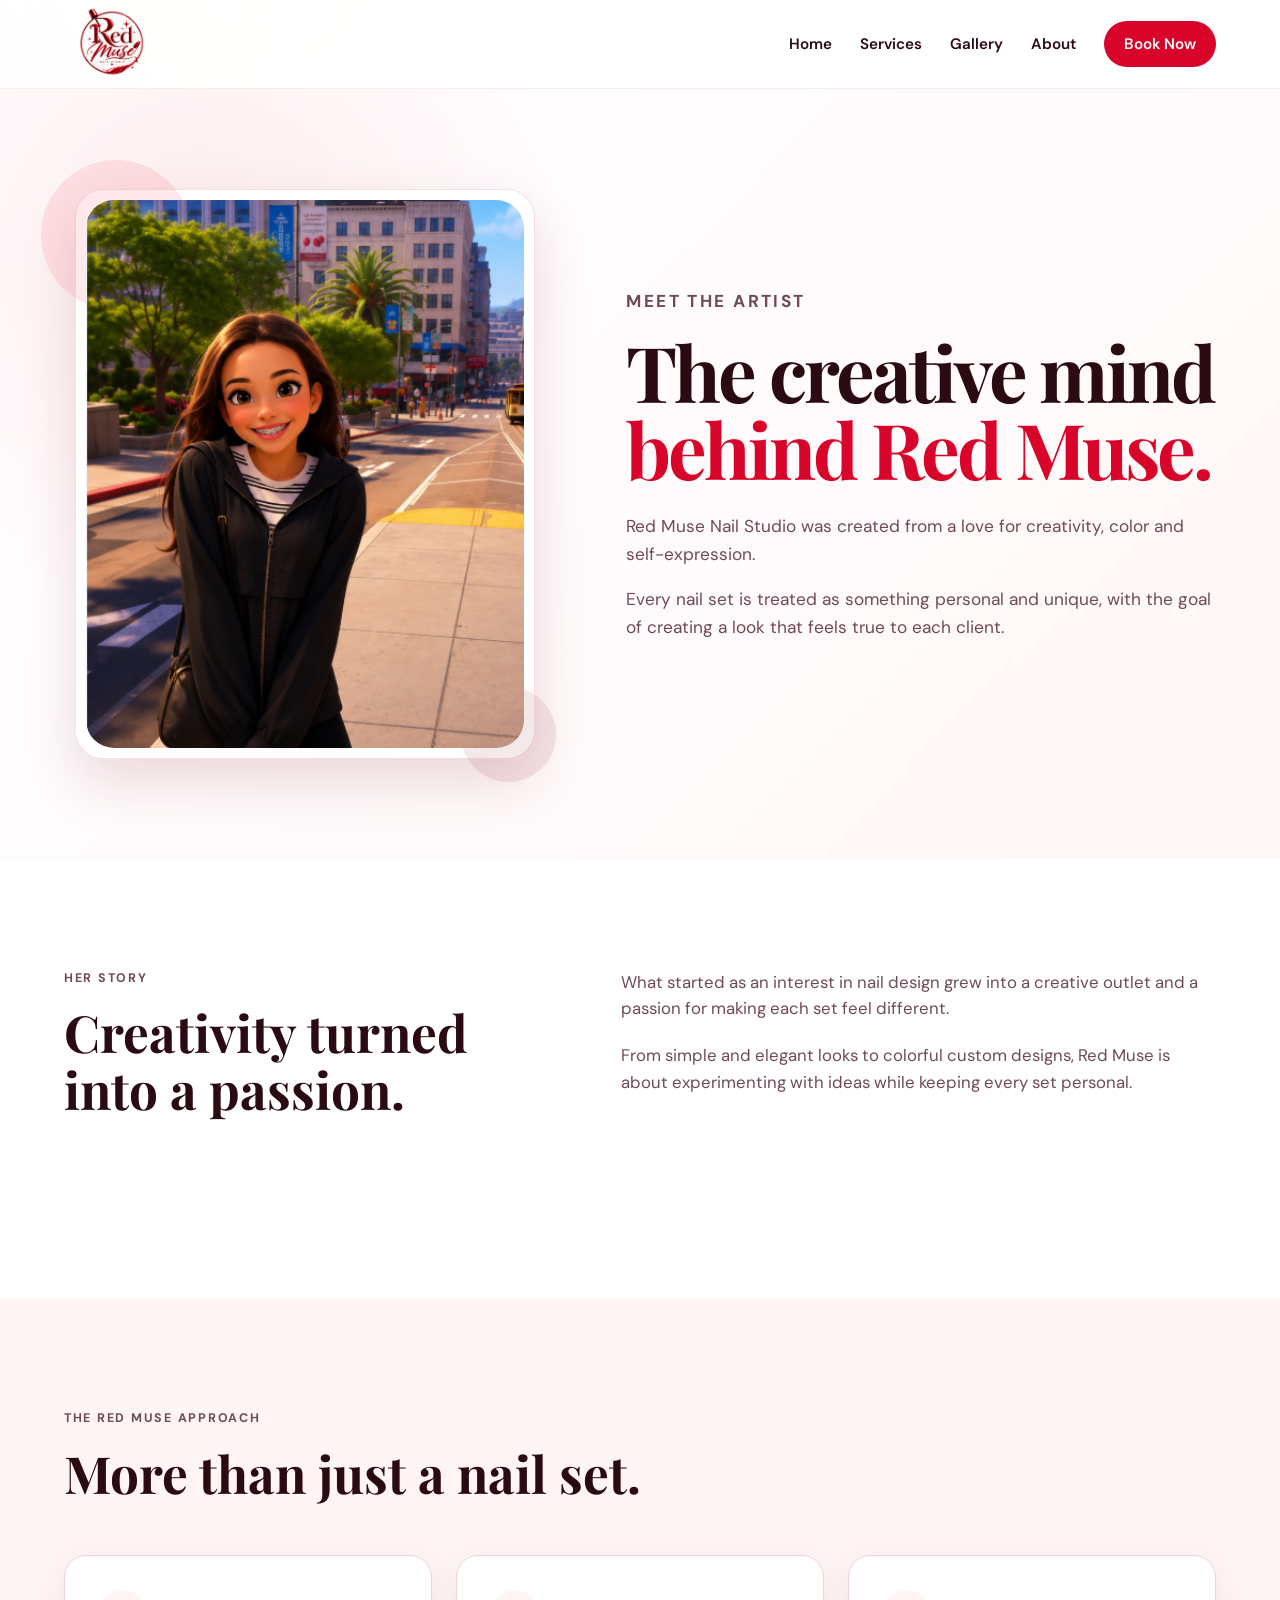
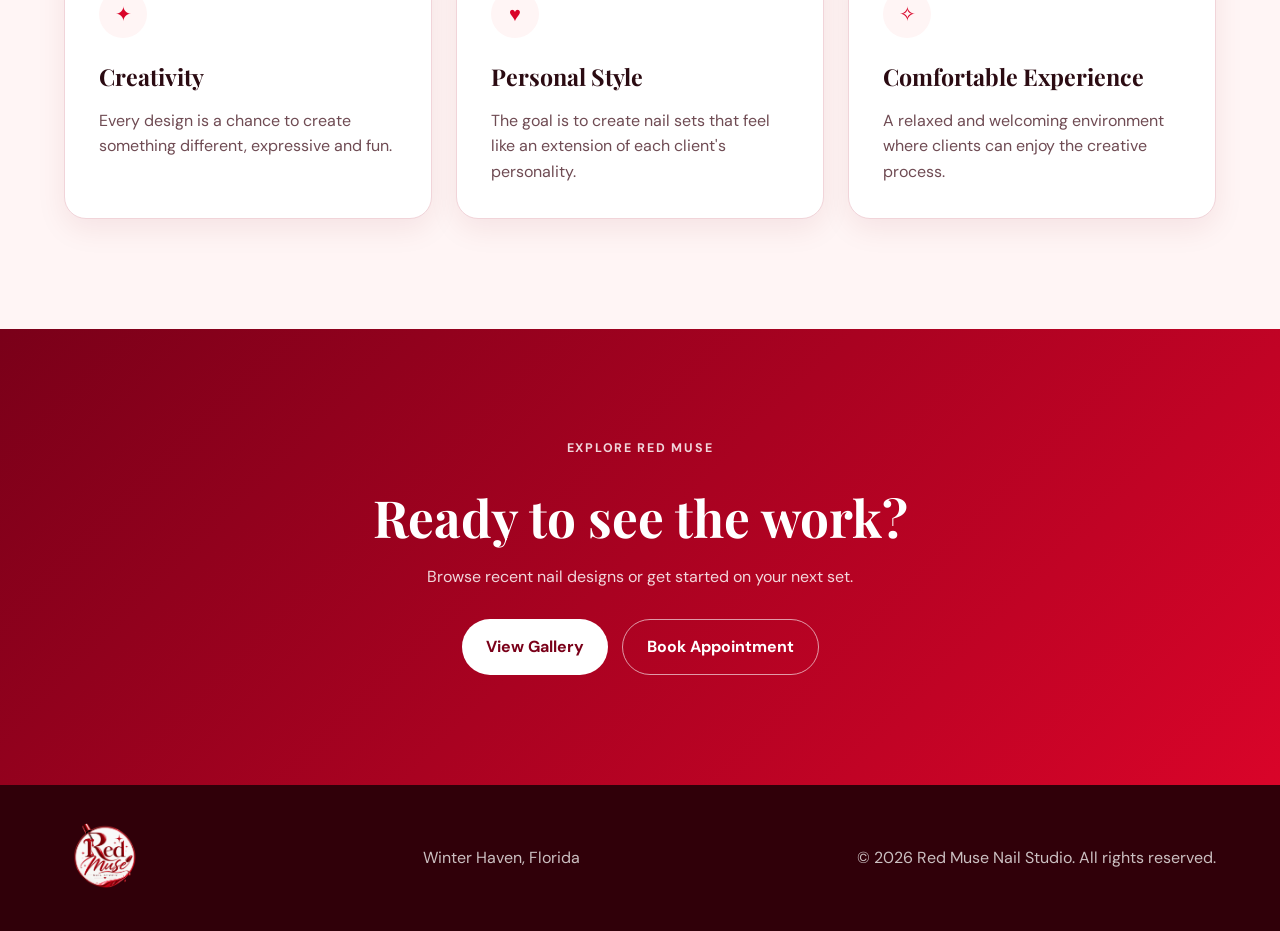
<file: about.html>
<!DOCTYPE html>
<html lang="en">

<head>
  <meta charset="UTF-8">

  <meta
    name="viewport"
    content="width=device-width, initial-scale=1.0"
  >

  <meta
    name="description"
    content="Meet the artist behind Red Muse Nail Studio in Winter Haven, Florida."
  >

  <title>About | Red Muse Nail Studio</title>


  <!-- Google Fonts -->
  <link rel="preconnect" href="https://fonts.googleapis.com">

  <link
    rel="preconnect"
    href="https://fonts.gstatic.com"
    crossorigin
  >

  <link
    href="https://fonts.googleapis.com/css2?family=DM+Sans:wght@400;500;600;700&family=Playfair+Display:wght@600;700&display=swap"
    rel="stylesheet"
  >


  <!-- SAME CSS AS MAIN PAGE -->
  <link
    rel="stylesheet"
    href="style.css"
  >

</head>


<body>


  <!-- ========================================
       HEADER
  ========================================= -->

  <header class="header">

    <div class="container header__container">


      <a
        href="index.html"
        class="header__brand"
        aria-label="Red Muse Nail Studio Home"
      >

        <img
          src="img/red-muse-logo.png"
          alt="Red Muse Nail Studio"
          class="header__logo"
        >

      </a>


      <button
        class="nav-toggle"
        id="nav-toggle"
        aria-label="Open navigation menu"
        aria-expanded="false"
        aria-controls="nav-menu"
      >

        <span></span>
        <span></span>
        <span></span>

      </button>


      <nav
        class="nav"
        id="nav-menu"
      >

        <a href="index.html#home">
          Home
        </a>

        <a href="index.html#services">
          Services
        </a>

        <a href="index.html#gallery">
          Gallery
        </a>

        <a href="about.html">
          About
        </a>

        <a
          href="index.html#contact"
          class="nav__button"
        >
          Book Now
        </a>

      </nav>


    </div>

  </header>



  <main>


    <!-- ========================================
         ABOUT HERO
    ========================================= -->

    <section class="about-page-hero">

      <div class="container about-page-hero__container">


        <!-- Artist Image -->

        <div class="about-page-hero__visual">

          <div class="about__image-card">

            <img
              src="img/artist.png"
              alt="Artist behind Red Muse Nail Studio"
              class="about__image"
            >

            <div
              class="about__image-accent about__image-accent--one"
              aria-hidden="true"
            ></div>

            <div
              class="about__image-accent about__image-accent--two"
              aria-hidden="true"
            ></div>

          </div>

        </div>



        <!-- Intro -->

        <div class="about-page-hero__content">

          <p class="eyebrow">
            Meet The Artist
          </p>

          <h1>
            The creative mind
            <span>behind Red Muse.</span>
          </h1>

          <p>
            Red Muse Nail Studio was created from a love for creativity,
            color and self-expression.
          </p>

          <p>
            Every nail set is treated as something personal and unique,
            with the goal of creating a look that feels true to each client.
          </p>

        </div>


      </div>

    </section>


    <!-- ========================================
         STORY
    ========================================= -->

    <section class="section about-story">

      <div class="container about-story__container">


        <div class="section-heading">

          <p class="eyebrow">
            Her Story
          </p>

          <h2>
            Creativity turned into a passion.
          </h2>

        </div>


        <div class="about-story__content">

          <p>
            What started as an interest in nail design grew into a creative
            outlet and a passion for making each set feel different.
          </p>

          <p>
            From simple and elegant looks to colorful custom designs,
            Red Muse is about experimenting with ideas while keeping
            every set personal.
          </p>

        </div>


      </div>

    </section>



    <!-- ========================================
         VALUES
    ========================================= -->

    <section class="section about-values">

      <div class="container">


        <div class="section-heading">

          <p class="eyebrow">
            The Red Muse Approach
          </p>

          <h2>
            More than just a nail set.
          </h2>

        </div>


        <div class="about-values__grid">


          <article class="about-value-card">

            <div class="service-card__icon">
              ✦
            </div>

            <h3>
              Creativity
            </h3>

            <p>
              Every design is a chance to create something different,
              expressive and fun.
            </p>

          </article>


          <article class="about-value-card">

            <div class="service-card__icon">
              ♥
            </div>

            <h3>
              Personal Style
            </h3>

            <p>
              The goal is to create nail sets that feel like an extension
              of each client's personality.
            </p>

          </article>


          <article class="about-value-card">

            <div class="service-card__icon">
              ✧
            </div>

            <h3>
              Comfortable Experience
            </h3>

            <p>
              A relaxed and welcoming environment where clients can
              enjoy the creative process.
            </p>

          </article>


        </div>


      </div>

    </section>



    <!-- ========================================
         CTA
    ========================================= -->

    <section class="contact">

      <div class="container contact__container">

        <p class="eyebrow eyebrow--light">
          Explore Red Muse
        </p>

        <h2>
          Ready to see the work?
        </h2>

        <p>
          Browse recent nail designs or get started on your next set.
        </p>


        <div class="contact__actions">

          <a
            href="index.html#gallery"
            class="btn btn--light"
          >
            View Gallery
          </a>

          <a
            href="index.html#contact"
            class="btn btn--outline-light"
          >
            Book Appointment
          </a>

        </div>

      </div>

    </section>


  </main>



  <!-- ========================================
       FOOTER
  ========================================= -->

  <footer class="footer">

    <div class="container footer__container">


      <div class="footer__brand">

        <a
          href="index.html"
          aria-label="Red Muse Nail Studio Home"
        >

          <img
            src="img/red-muse-logo.png"
            alt="Red Muse Nail Studio"
            class="footer__logo"
          >

        </a>

      </div>


      <p>
        Winter Haven, Florida
      </p>


      <p>
        ©
        <span id="current-year"></span>
        Red Muse Nail Studio.
        All rights reserved.
      </p>


    </div>

  </footer>


  <!-- SAME JS AS MAIN PAGE -->
  <script src="script.js"></script>


</body>

</html>
</file>
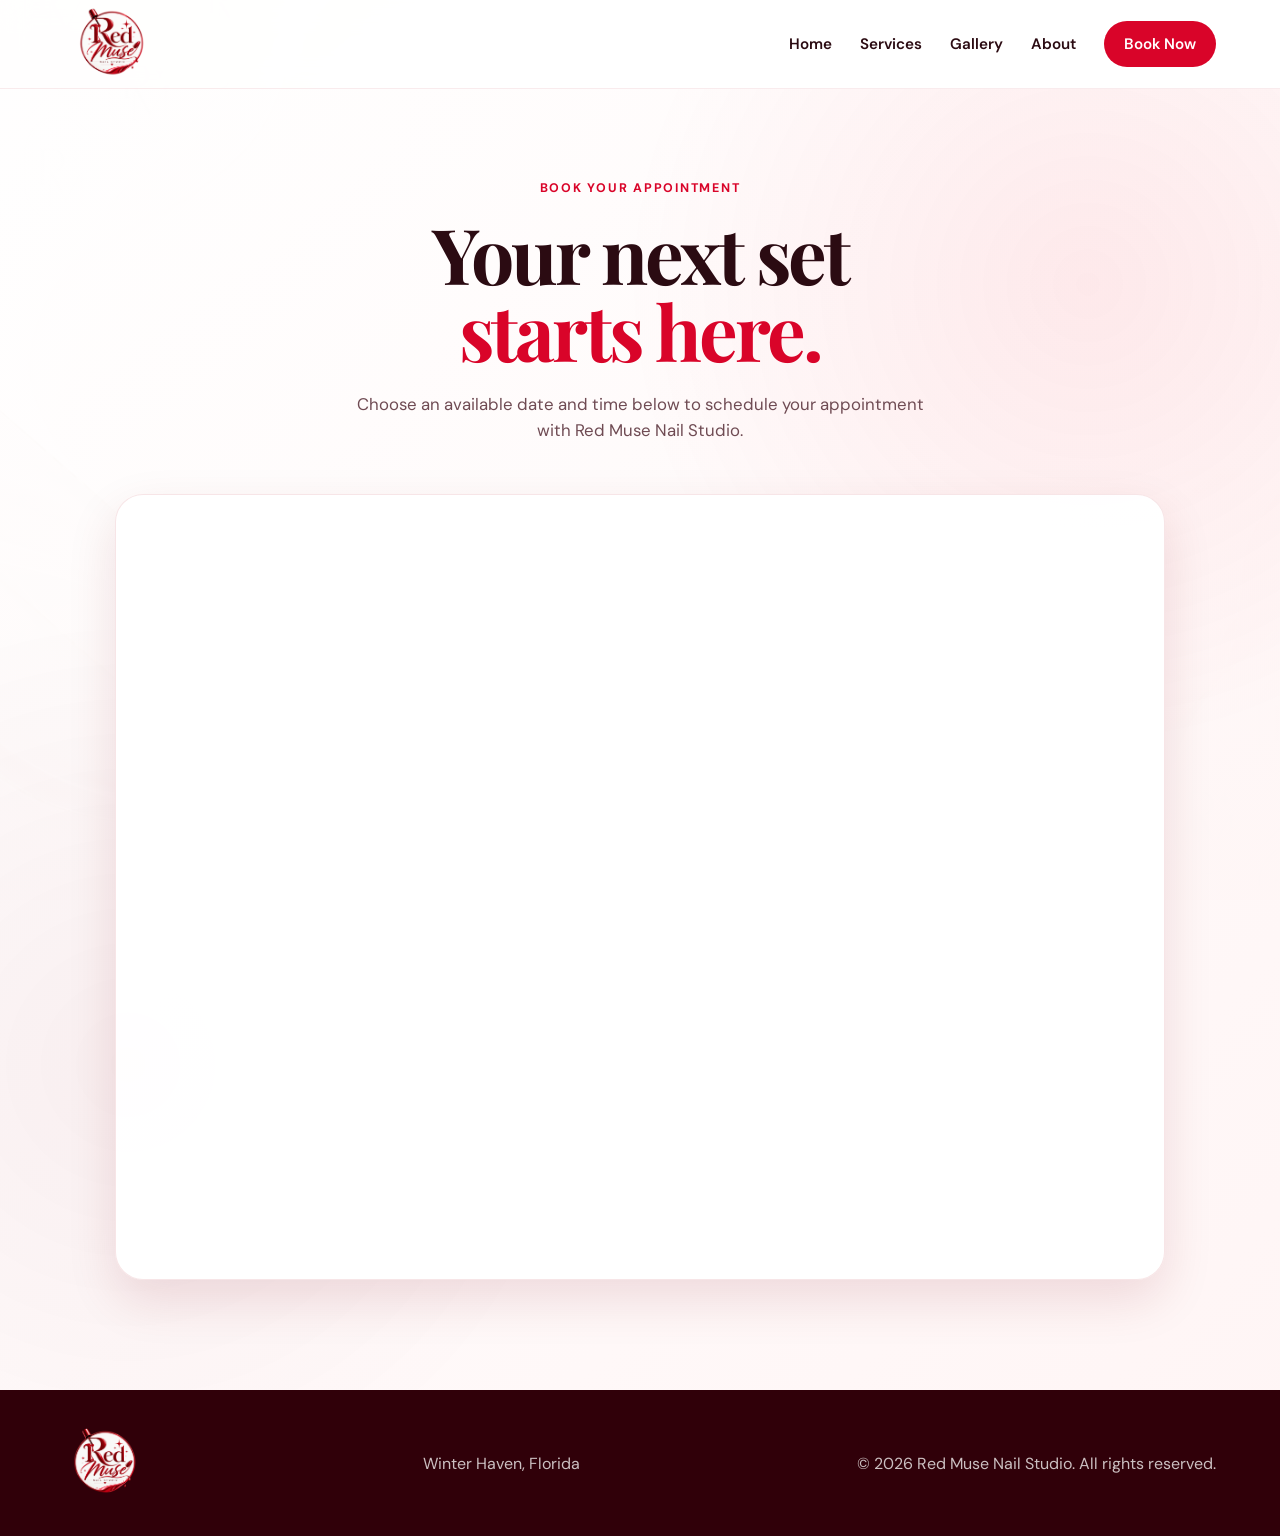
<file: booking.html>
<!DOCTYPE html>
<html lang="en">

<head>

  <meta charset="UTF-8">

  <meta
    name="viewport"
    content="width=device-width, initial-scale=1.0"
  >

  <meta
    name="description"
    content="Book your appointment with Red Muse Nail Studio in Winter Haven, Florida."
  >

  <title>
    Book Appointment | Red Muse Nail Studio
  </title>


  <!-- ========================================
       GOOGLE FONTS
  ========================================= -->

  <link
    rel="preconnect"
    href="https://fonts.googleapis.com"
  >

  <link
    rel="preconnect"
    href="https://fonts.gstatic.com"
    crossorigin
  >

  <link
    href="https://fonts.googleapis.com/css2?family=DM+Sans:wght@400;500;600;700&family=Playfair+Display:wght@600;700&display=swap"
    rel="stylesheet"
  >


  <!-- ========================================
       RED MUSE CSS
  ========================================= -->

  <link
    rel="stylesheet"
    href="style.css"
  >


  <!-- ========================================
       CALENDLY CSS
  ========================================= -->

  <link
    href="https://assets.calendly.com/assets/external/widget.css"
    rel="stylesheet"
  >

</head>


<body>


  <!-- ========================================
       HEADER
  ========================================= -->

  <header class="header">

    <div class="container header__container">


      <!-- Logo -->

      <a
        href="index.html#home"
        class="header__brand"
        aria-label="Red Muse Nail Studio Home"
      >

        <img
          src="img/red-muse-logo.png"
          alt="Red Muse Nail Studio"
          class="header__logo"
        >

      </a>


      <!-- Mobile Menu Button -->

      <button
        class="nav-toggle"
        id="nav-toggle"
        type="button"
        aria-label="Open navigation menu"
        aria-expanded="false"
        aria-controls="nav-menu"
      >

        <span></span>
        <span></span>
        <span></span>

      </button>


      <!-- Navigation -->

      <nav
        class="nav"
        id="nav-menu"
      >

        <a href="index.html#home">
          Home
        </a>

        <a href="index.html#services">
          Services
        </a>

        <a href="index.html#gallery">
          Gallery
        </a>

        <a href="about.html">
          About
        </a>

        <a
          href="booking.html"
          class="nav__button"
        >
          Book Now
        </a>

      </nav>


    </div>

  </header>



  <!-- ========================================
       MAIN
  ========================================= -->

  <main>


    <!-- ========================================
         BOOKING PAGE
    ========================================= -->

    <section class="booking-page">

      <div class="container">


        <!-- Booking Heading -->

        <div class="booking-page__heading">

          <p class="eyebrow">
            Book Your Appointment
          </p>


          <h1>
            Your next set
            <span>
              starts here.
            </span>
          </h1>


          <p>
            Choose an available date and time below
            to schedule your appointment with
            Red Muse Nail Studio.
          </p>

        </div>



        <!-- ========================================
             CALENDLY
        ========================================= -->

        <div class="booking-page__calendar">


          <div
            class="calendly-inline-widget"
            data-url="https://calendly.com/norvakweb/consultation-call"
            style="
              min-width: 320px;
              height: 760px;
            "
          ></div>


        </div>


      </div>

    </section>


  </main>



  <!-- ========================================
       FOOTER
  ========================================= -->

  <footer class="footer">

    <div class="container footer__container">


      <div class="footer__brand">

        <a
          href="index.html#home"
          aria-label="Red Muse Nail Studio Home"
        >

          <img
            src="img/red-muse-logo.png"
            alt="Red Muse Nail Studio"
            class="footer__logo"
          >

        </a>

      </div>


      <p>
        Winter Haven, Florida
      </p>


      <p>
        ©
        <span id="current-year"></span>
        Red Muse Nail Studio.
        All rights reserved.
      </p>


    </div>

  </footer>



  <!-- ========================================
       CALENDLY JAVASCRIPT
  ========================================= -->

  <script
    src="https://assets.calendly.com/assets/external/widget.js"
    async
  ></script>


  <!-- ========================================
       RED MUSE JAVASCRIPT
  ========================================= -->

  <script src="script.js"></script>


</body>

</html>
</file>
<file: style.css>
/* ========================================
   ROOT
========================================= */

:root {
  --white: #ffffff;
  --soft-white: #fff5f5;

  --red-light: #ef233c;
  --red: #d90429;
  --red-medium: #b3001b;
  --red-dark: #7a0019;

  --text-dark: #2b0b12;
  --text-medium: #6f4b53;

  --border: #f1d4d9;

  --shadow-soft:
    0 10px 30px rgba(122, 0, 25, 0.08);

  --shadow:
    0 20px 50px rgba(122, 0, 25, 0.12);

  --shadow-strong:
    0 24px 60px rgba(122, 0, 25, 0.16);

  --radius-small: 12px;
  --radius-medium: 22px;
  --radius-large: 32px;

  --container: 1180px;
}


/* ========================================
   RESET
========================================= */

* {
  margin: 0;
  padding: 0;
  box-sizing: border-box;
}


html {
  scroll-behavior: smooth;
}


body {
  font-family: "DM Sans", sans-serif;

  color: var(--text-dark);

  line-height: 1.6;

  overflow-x: hidden;

  background:
    linear-gradient(
      rgba(255, 250, 248, 0.30),
      rgba(255, 250, 248, 0.30)
    ),
    url("img/background.png");

  background-size: cover;
  background-position: center;
  background-repeat: no-repeat;
  background-attachment: fixed;
}


img {
  max-width: 100%;
  display: block;
}


a {
  color: inherit;
  text-decoration: none;
}


button,
input,
textarea {
  font: inherit;
}


button {
  color: inherit;
}


.container {
  width: min(90%, var(--container));
  margin-inline: auto;
}


/* ========================================
   HEADER
========================================= */

.header {
  position: sticky;

  top: 0;

  z-index: 1000;

  background:
    rgba(255, 255, 255, 0.96);

  backdrop-filter:
    blur(14px);

  border-bottom:
    1px solid rgba(179, 0, 27, 0.08);
}


.header__container {
  min-height: 88px;

  display: flex;

  align-items: center;

  justify-content: space-between;

  gap: 30px;
}


.header__brand {
  display: flex;

  align-items: center;

  flex-shrink: 0;
}


.header__logo {
  width: 96px;

  height: 72px;

  object-fit: contain;
}


/* ========================================
   NAVIGATION
========================================= */

.nav {
  display: flex;

  align-items: center;

  gap: 28px;
}


.nav a {
  position: relative;

  font-weight: 600;

  font-size: 0.95rem;

  transition:
    color 0.25s ease,
    background 0.25s ease,
    transform 0.25s ease;
}


.nav a:not(.nav__button)::after {
  content: "";

  position: absolute;

  left: 0;

  bottom: -6px;

  width: 0;

  height: 2px;

  background:
    var(--red);

  transition:
    width 0.25s ease;
}


.nav a:not(.nav__button):hover {
  color:
    var(--red);
}


.nav a:not(.nav__button):hover::after {
  width: 100%;
}


.nav__button {
  padding:
    11px 20px;

  background:
    var(--red);

  color:
    var(--white) !important;

  border-radius:
    999px;
}


.nav__button:hover {
  background:
    var(--red-dark);

  transform:
    translateY(-1px);
}


/* ========================================
   MOBILE MENU BUTTON
========================================= */

.nav-toggle {
  display: none;

  width: 42px;

  height: 42px;

  padding: 8px;

  border: 0;

  background:
    transparent;

  cursor:
    pointer;
}


.nav-toggle span {
  display: block;

  width: 26px;

  height: 2px;

  margin:
    6px auto;

  background:
    var(--red-dark);

  transition:
    transform 0.3s ease,
    opacity 0.3s ease;
}


/* ========================================
   HERO
========================================= */

.hero {
  position: relative;

  min-height:
    calc(100vh - 88px);

  display: flex;

  align-items: center;

  overflow: hidden;

  background:
    radial-gradient(
      circle at 88% 20%,
      rgba(239, 35, 60, 0.10),
      transparent 28%
    ),
    radial-gradient(
      circle at 10% 85%,
      rgba(122, 0, 25, 0.05),
      transparent 28%
    ),
    linear-gradient(
      135deg,
      #ffffff 0%,
      #fff8f9 100%
    );
}


.hero__container {
  display: grid;

  grid-template-columns:
    1.05fr 0.95fr;

  align-items: center;

  gap: 70px;

  padding-block:
    90px;
}


.hero__content {
  position: relative;

  z-index: 2;
}


.eyebrow {
  margin-bottom:
    16px;

  color:
    var(--red);

  text-transform:
    uppercase;

  font-weight:
    700;

  letter-spacing:
    0.14em;

  font-size:
    0.78rem;
}


.hero h1 {
  margin-bottom:
    26px;

  font-family:
    "Playfair Display",
    serif;

  font-size:
    clamp(3.2rem, 7vw, 6.2rem);

  line-height:
    0.98;

  letter-spacing:
    -0.04em;
}


.hero h1 span {
  display:
    block;

  color:
    var(--red);
}


.hero__description {
  max-width:
    580px;

  margin-bottom:
    34px;

  color:
    var(--text-medium);

  font-size:
    1.12rem;
}


.hero__actions {
  display:
    flex;

  flex-wrap:
    wrap;

  gap:
    14px;
}


/* ========================================
   BUTTONS
========================================= */

.btn {
  display:
    inline-flex;

  align-items:
    center;

  justify-content:
    center;

  min-height:
    50px;

  padding:
    14px 24px;

  border-radius:
    999px;

  font-weight:
    700;

  transition:
    transform 0.25s ease,
    background 0.25s ease,
    color 0.25s ease,
    border-color 0.25s ease,
    box-shadow 0.25s ease;
}


.btn:hover {
  transform:
    translateY(-2px);
}


.btn--primary {
  background:
    var(--red);

  color:
    var(--white);

  box-shadow:
    0 10px 25px rgba(217, 4, 41, 0.18);
}


.btn--primary:hover {
  background:
    var(--red-dark);

  box-shadow:
    0 14px 30px rgba(122, 0, 25, 0.22);
}


.btn--secondary {
  border:
    1px solid var(--red);

  background:
    rgba(255, 255, 255, 0.75);

  color:
    var(--red);
}


.btn--secondary:hover {
  background:
    var(--soft-white);
}


.btn--light {
  background:
    var(--white);

  color:
    var(--red-dark);
}


.btn--light:hover {
  background:
    var(--soft-white);
}


.btn--outline-light {
  border:
    1px solid rgba(255, 255, 255, 0.60);

  color:
    var(--white);
}


.btn--outline-light:hover {
  background:
    rgba(255, 255, 255, 0.10);

  border-color:
    var(--white);
}


/* ========================================
   HERO IMAGE
========================================= */

.hero__visual {
  position: relative;

  display: flex;

  justify-content: center;

  align-items: center;

  min-width: 0;
}


.hero__image-card {
  position: relative;

  width:
    min(100%, 520px);

  padding:
    12px;

  background:
    var(--white);

  border:
    1px solid rgba(179, 0, 27, 0.12);

  border-radius:
    34px;

  box-shadow:
    var(--shadow-strong);

  isolation:
    isolate;
}


.hero__image {
  width: 100%;

  aspect-ratio:
    4 / 5;

  object-fit:
    cover;

  object-position:
    center;

  border-radius:
    24px;
}


.hero__accent {
  position:
    absolute;

  border-radius:
    50%;

  z-index:
    -1;
}


.hero__accent--one {
  width:
    180px;

  height:
    180px;

  top:
    -45px;

  right:
    -45px;

  background:
    rgba(239, 35, 60, 0.10);
}


.hero__accent--two {
  width:
    110px;

  height:
    110px;

  bottom:
    -30px;

  left:
    -30px;

  background:
    rgba(122, 0, 25, 0.08);
}


/* ========================================
   GLOBAL SECTIONS
========================================= */

.section {
  padding-block:
    110px;
}


.section-heading {
  max-width:
    660px;

  margin-bottom:
    54px;
}


.section-heading h2,
.contact h2 {
  margin-bottom:
    18px;

  font-family:
    "Playfair Display",
    serif;

  font-size:
    clamp(2.2rem, 4vw, 3.5rem);

  line-height:
    1.1;
}


.section-heading p {
  color:
    var(--text-medium);
}


/* ========================================
   SERVICES
========================================= */

.services {
  background:
    var(--white);
}


.services__grid {
  display:
    grid;

  grid-template-columns:
    repeat(3, 1fr);

  gap:
    24px;
}


.service-card {
  padding:
    34px;

  background:
    var(--white);

  border:
    1px solid var(--border);

  border-radius:
    var(--radius-medium);

  transition:
    transform 0.25s ease,
    box-shadow 0.25s ease,
    border-color 0.25s ease;
}


.service-card:hover {
  transform:
    translateY(-7px);

  box-shadow:
    var(--shadow);

  border-color:
    rgba(217, 4, 41, 0.18);
}


.service-card__icon {
  width:
    48px;

  height:
    48px;

  display:
    grid;

  place-items:
    center;

  margin-bottom:
    20px;

  background:
    var(--soft-white);

  color:
    var(--red);

  border-radius:
    50%;

  font-size:
    1.25rem;
}


.service-card h3 {
  margin-bottom:
    12px;

  font-family:
    "Playfair Display",
    serif;

  font-size:
    1.45rem;
}


.service-card p {
  color:
    var(--text-medium);
}


/* ========================================
   GALLERY
========================================= */

.gallery {
  background:
    var(--soft-white);
}


.gallery__grid {
  display:
    grid;

  grid-template-columns:
    repeat(4, 1fr);

  gap:
    18px;
}


.gallery-card {
  position:
    relative;

  width:
    100%;

  aspect-ratio:
    1 / 1;

  padding:
    0;

  overflow:
    hidden;

  background:
    var(--white);

  border:
    1px solid rgba(179, 0, 27, 0.08);

  border-radius:
    var(--radius-medium);

  box-shadow:
    var(--shadow-soft);

  cursor:
    pointer;

  appearance:
    none;

  transition:
    transform 0.3s ease,
    box-shadow 0.3s ease;
}


.gallery-card img {
  width:
    100%;

  height:
    100%;

  display:
    block;

  object-fit:
    cover;

  object-position:
    center;

  transition:
    transform 0.4s ease;
}


.gallery-card::after {
  content:
    "View";

  position:
    absolute;

  inset:
    0;

  display:
    flex;

  align-items:
    center;

  justify-content:
    center;

  background:
    linear-gradient(
      rgba(122, 0, 25, 0.12),
      rgba(122, 0, 25, 0.58)
    );

  color:
    var(--white);

  font-weight:
    700;

  font-size:
    0.85rem;

  letter-spacing:
    0.12em;

  text-transform:
    uppercase;

  opacity:
    0;

  transition:
    opacity 0.3s ease;
}


.gallery-card:hover {
  transform:
    translateY(-6px);

  box-shadow:
    0 18px 40px rgba(122, 0, 25, 0.17);
}


.gallery-card:hover img {
  transform:
    scale(1.06);
}


.gallery-card:hover::after {
  opacity:
    1;
}


.gallery-card:focus-visible {
  outline:
    3px solid var(--red-light);

  outline-offset:
    4px;
}


/* ========================================
   LIGHTBOX
========================================= */

.lightbox {
  position:
    fixed;

  inset:
    0;

  z-index:
    5000;

  display:
    flex;

  align-items:
    center;

  justify-content:
    center;

  padding:
    40px 90px;

  background:
    rgba(28, 0, 7, 0.94);

  backdrop-filter:
    blur(14px);

  opacity:
    0;

  visibility:
    hidden;

  pointer-events:
    none;

  transition:
    opacity 0.3s ease,
    visibility 0.3s ease;
}


.lightbox.active {
  opacity:
    1;

  visibility:
    visible;

  pointer-events:
    auto;
}


body.lightbox-open {
  overflow:
    hidden;
}


.lightbox__image-wrapper {
  width:
    min(900px, 82vw);

  max-height:
    88vh;

  display:
    flex;

  align-items:
    center;

  justify-content:
    center;
}


.lightbox__image {
  max-width:
    100%;

  max-height:
    88vh;

  width:
    auto;

  height:
    auto;

  object-fit:
    contain;

  border-radius:
    22px;

  border:
    1px solid rgba(255, 255, 255, 0.10);

  box-shadow:
    0 30px 80px rgba(0, 0, 0, 0.48);

  animation:
    lightboxImageIn 0.28s ease;
}


@keyframes lightboxImageIn {

  from {
    opacity: 0;

    transform:
      scale(0.97);
  }

  to {
    opacity: 1;

    transform:
      scale(1);
  }

}


.lightbox__close {
  position:
    absolute;

  top:
    24px;

  right:
    28px;

  width:
    50px;

  height:
    50px;

  display:
    grid;

  place-items:
    center;

  padding:
    0;

  border:
    1px solid rgba(255, 255, 255, 0.14);

  border-radius:
    50%;

  background:
    rgba(255, 255, 255, 0.10);

  color:
    var(--white);

  font-size:
    2rem;

  line-height:
    1;

  cursor:
    pointer;

  backdrop-filter:
    blur(10px);

  transition:
    background 0.25s ease,
    transform 0.25s ease;
}


.lightbox__close:hover {
  background:
    var(--red);

  transform:
    rotate(90deg);
}


.lightbox__arrow {
  position:
    absolute;

  top:
    50%;

  width:
    54px;

  height:
    54px;

  display:
    grid;

  place-items:
    center;

  padding:
    0;

  border:
    1px solid rgba(255, 255, 255, 0.14);

  border-radius:
    50%;

  background:
    rgba(255, 255, 255, 0.10);

  color:
    var(--white);

  font-size:
    2.6rem;

  line-height:
    1;

  cursor:
    pointer;

  backdrop-filter:
    blur(10px);

  transform:
    translateY(-50%);

  transition:
    background 0.25s ease;
}


.lightbox__arrow:hover {
  background:
    var(--red);
}


.lightbox__arrow--left {
  left:
    28px;
}


.lightbox__arrow--right {
  right:
    28px;
}


/* ========================================
   ABOUT PAGE HERO
========================================= */

.about-page-hero {
  position:
    relative;

  padding-block:
    100px;

  overflow:
    hidden;

  background:
    radial-gradient(
      circle at 15% 20%,
      rgba(239, 35, 60, 0.08),
      transparent 30%
    ),
    linear-gradient(
      135deg,
      #ffffff,
      #fff7f8
    );
}


.about-page-hero__container {
  display:
    grid;

  grid-template-columns:
    0.9fr 1.1fr;

  align-items:
    center;

  gap:
    80px;
}


.about-page-hero__visual {
  display:
    flex;

  align-items:
    center;

  justify-content:
    center;

  min-width:
    0;
}


.about-page-hero__content h1 {
  margin-bottom:
    26px;

  font-family:
    "Playfair Display",
    serif;

  font-size:
    clamp(3rem, 6vw, 5.4rem);

  line-height:
    1;

  letter-spacing:
    -0.04em;
}


.about-page-hero__content h1 span {
  display:
    block;

  color:
    var(--red);
}


.about-page-hero__content p {
  max-width:
    600px;

  margin-bottom:
    18px;

  color:
    var(--text-medium);

  font-size:
    1.08rem;
}


/* ========================================
   ABOUT ARTIST IMAGE
   SAME SHAPE ON DESKTOP + MOBILE
========================================= */

.about__image-card {
  position:
    relative;

  width:
    min(100%, 460px);

  padding:
    10px;

  background:
    var(--white);

  border:
    1px solid rgba(179, 0, 27, 0.12);

  border-radius:
    28px;

  box-shadow:
    0 24px 55px rgba(122, 0, 25, 0.14);

  isolation:
    isolate;
}


.about__image {
  width:
    100%;

  aspect-ratio:
    4 / 5;

  object-fit:
    cover;

  object-position:
    center;

  border-radius:
    28px;
}


.about__image-accent {
  position:
    absolute;

  border-radius:
    50%;

  z-index:
    -1;
}


.about__image-accent--one {
  width:
    150px;

  height:
    150px;

  top:
    -30px;

  left:
    -35px;

  background:
    rgba(239, 35, 60, 0.10);
}


.about__image-accent--two {
  width:
    95px;

  height:
    95px;

  right:
    -22px;

  bottom:
    -24px;

  background:
    rgba(122, 0, 25, 0.09);
}


/* ========================================
   ABOUT STORY
========================================= */

.about-story {
  background:
    var(--white);
}


.about-story__container {
  display:
    grid;

  grid-template-columns:
    0.9fr 1.1fr;

  gap:
    70px;

  align-items:
    start;
}


.about-story__content {
  max-width:
    650px;
}


.about-story__content p {
  margin-bottom:
    20px;

  color:
    var(--text-medium);

  font-size:
    1.05rem;
}


/* ========================================
   ABOUT VALUES
========================================= */

.about-values {
  background:
    var(--soft-white);
}


.about-values__grid {
  display:
    grid;

  grid-template-columns:
    repeat(3, 1fr);

  gap:
    24px;
}


.about-value-card {
  padding:
    34px;

  background:
    var(--white);

  border:
    1px solid var(--border);

  border-radius:
    var(--radius-medium);

  box-shadow:
    var(--shadow-soft);

  transition:
    transform 0.25s ease,
    box-shadow 0.25s ease;
}


.about-value-card:hover {
  transform:
    translateY(-6px);

  box-shadow:
    var(--shadow);
}


.about-value-card h3 {
  margin-bottom:
    12px;

  font-family:
    "Playfair Display",
    serif;

  font-size:
    1.45rem;
}


.about-value-card p {
  color:
    var(--text-medium);
}


/* ========================================
   CONTACT / CTA
========================================= */

.contact {
  padding-block:
    110px;

  background:
    linear-gradient(
      135deg,
      var(--red-dark),
      var(--red)
    );

  color:
    var(--white);

  text-align:
    center;
}


.contact__container {
  max-width:
    760px;
}


.eyebrow--light {
  color:
    #ffcbd3;
}


.contact p {
  max-width:
    600px;

  margin:
    0 auto 30px;

  color:
    rgba(255, 255, 255, 0.84);
}


.contact__actions {
  display:
    flex;

  justify-content:
    center;

  flex-wrap:
    wrap;

  gap:
    14px;
}


/* ========================================
   BOOKING PAGE
========================================= */

.booking-page {
  min-height:
    calc(100vh - 88px);

  padding-block:
    90px 110px;

  background:
    radial-gradient(
      circle at 85% 15%,
      rgba(239, 35, 60, 0.08),
      transparent 30%
    ),
    radial-gradient(
      circle at 10% 75%,
      rgba(122, 0, 25, 0.05),
      transparent 30%
    ),
    linear-gradient(
      135deg,
      rgba(255, 255, 255, 0.97),
      rgba(255, 245, 245, 0.97)
    );
}


.booking-page__heading {
  max-width:
    700px;

  margin:
    0 auto 50px;

  text-align:
    center;
}


.booking-page__heading h1 {
  margin-bottom:
    22px;

  font-family:
    "Playfair Display",
    serif;

  font-size:
    clamp(3rem, 6vw, 5rem);

  line-height:
    1;

  letter-spacing:
    -0.04em;
}


.booking-page__heading h1 span {
  display:
    block;

  color:
    var(--red);
}


.booking-page__heading p:not(.eyebrow) {
  max-width:
    580px;

  margin-inline:
    auto;

  color:
    var(--text-medium);

  font-size:
    1.05rem;
}


/* ========================================
   CALENDLY
========================================= */

.booking-page__calendar {
  width:
    100%;

  max-width:
    1050px;

  margin-inline:
    auto;

  padding:
    12px;

  background:
    rgba(255, 255, 255, 0.94);

  border:
    1px solid rgba(179, 0, 27, 0.10);

  border-radius:
    28px;

  box-shadow:
    var(--shadow);

  overflow:
    hidden;
}


.calendly-inline-widget {
  width:
    100%;

  min-width:
    0 !important;

  border-radius:
    20px;

  overflow:
    hidden;
}


/* ========================================
   FOOTER
========================================= */

.footer {
  padding-block:
    38px;

  background:
    #300009;

  color:
    rgba(255, 255, 255, 0.75);
}


.footer__container {
  display:
    flex;

  align-items:
    center;

  justify-content:
    space-between;

  gap:
    30px;
}


.footer__brand {
  flex-shrink:
    0;
}


.footer__logo {
  width:
    82px;

  height:
    70px;

  object-fit:
    contain;
}


/* ========================================
   TABLET
========================================= */

@media (max-width: 1000px) {

  .hero__container {
    gap:
      45px;
  }


  .gallery__grid {
    grid-template-columns:
      repeat(2, 1fr);
  }


  .lightbox {
    padding:
      40px 75px;
  }


  .lightbox__image-wrapper {
    width:
      min(850px, 84vw);
  }

}


/* ========================================
   MOBILE / TABLET
========================================= */

@media (max-width: 900px) {

  .header__container {
    min-height:
      76px;
  }


  .header__logo {
    width:
      82px;

    height:
      62px;
  }


  .nav-toggle {
    display:
      block;

    position:
      relative;

    z-index:
      1002;
  }


  .nav {
    position:
      absolute;

    top:
      76px;

    left:
      0;

    width:
      100%;

    padding:
      28px 5% 32px;

    background:
      rgba(255, 255, 255, 0.99);

    flex-direction:
      column;

    align-items:
      stretch;

    gap:
      0;

    border-bottom:
      1px solid var(--border);

    box-shadow:
      0 16px 30px rgba(122, 0, 25, 0.08);

    transform:
      translateY(-120%);

    opacity:
      0;

    visibility:
      hidden;

    pointer-events:
      none;

    transition:
      transform 0.3s ease,
      opacity 0.3s ease,
      visibility 0.3s ease;
  }


  .nav.active {
    transform:
      translateY(0);

    opacity:
      1;

    visibility:
      visible;

    pointer-events:
      auto;
  }


  .nav a {
    width:
      100%;

    padding:
      14px 4px;

    border-bottom:
      1px solid rgba(179, 0, 27, 0.07);
  }


  .nav a:not(.nav__button)::after {
    display:
      none;
  }


  .nav__button {
    margin-top:
      16px;

    text-align:
      center;

    border-bottom:
      0 !important;
  }


  /* Hero */

  .hero {
    min-height:
      auto;
  }


  .hero__container {
    grid-template-columns:
      1fr;

    gap:
      50px;

    padding-block:
      70px;
  }


  .hero__content {
    max-width:
      700px;
  }


  .hero__visual {
    width:
      100%;

    max-width:
      580px;

    margin-inline:
      auto;
  }


  /* Services */

  .services__grid {
    grid-template-columns:
      1fr;
  }


  /* About */

  .about-page-hero__container {
    grid-template-columns:
      1fr;

    gap:
      55px;
  }


  .about-page-hero__visual {
    width:
      100%;

    max-width:
      520px;

    margin-inline:
      auto;
  }


  .about-page-hero__content {
    max-width:
      700px;
  }


  .about-story__container {
    grid-template-columns:
      1fr;

    gap:
      25px;
  }


  .about-values__grid {
    grid-template-columns:
      1fr;
  }


  /* Booking */

  .booking-page {
    padding-block:
      70px 90px;
  }


  /* Footer */

  .footer__container {
    flex-direction:
      column;

    text-align:
      center;
  }

}


/* ========================================
   SMALL MOBILE
========================================= */

@media (max-width: 560px) {

  body {
    background-attachment:
      scroll;
  }


  .container {
    width:
      min(92%, var(--container));
  }


  /* Header */

  .header__container {
    min-height:
      72px;
  }


  .header__logo {
    width:
      76px;

    height:
      56px;
  }


  .nav {
    top:
      72px;
  }


  /* Global Sections */

  .section {
    padding-block:
      78px;
  }


  .eyebrow {
    font-size:
      0.72rem;

    letter-spacing:
      0.12em;
  }


  .section-heading {
    margin-bottom:
      38px;
  }


  .section-heading h2,
  .contact h2 {
    font-size:
      clamp(2rem, 10vw, 2.8rem);
  }


  /* ========================================
     HERO MOBILE
  ========================================= */

  .hero__container {
    padding-block:
      54px 72px;

    gap:
      42px;
  }


  .hero h1 {
    font-size:
      clamp(3rem, 15vw, 4.4rem);

    line-height:
      0.98;
  }


  .hero__description {
    margin-bottom:
      28px;

    font-size:
      1rem;
  }


  .hero__actions,
  .contact__actions {
    flex-direction:
      column;
  }


  .btn {
    width:
      100%;
  }


  .hero__image-card {
    width:
      100%;

    padding:
      8px;

    border-radius:
      24px;

    box-shadow:
      0 18px 40px rgba(122, 0, 25, 0.13);
  }


  .hero__image {
    aspect-ratio:
      4 / 5;

    border-radius:
      18px;
  }


  .hero__accent--one {
    width:
      120px;

    height:
      120px;

    top:
      -20px;

    right:
      -15px;
  }


  .hero__accent--two {
    width:
      80px;

    height:
      80px;

    bottom:
      -18px;

    left:
      -10px;
  }


  /* ========================================
     SERVICES MOBILE
  ========================================= */

  .service-card {
    padding:
      28px 24px;
  }


  /* ========================================
     GALLERY MOBILE
  ========================================= */

  .gallery__grid {
    grid-template-columns:
      1fr;

    gap:
      18px;
  }


  .gallery-card {
    width:
      100%;

    aspect-ratio:
      1 / 1;

    border-radius:
      18px;
  }


  .gallery-card::after {
    display:
      none;
  }


  .gallery-card:hover {
    transform:
      none;
  }


  .gallery-card:hover img {
    transform:
      none;
  }


  /* ========================================
     LIGHTBOX MOBILE
  ========================================= */

  .lightbox {
    align-items:
      center;

    padding:
      70px 12px 90px;
  }


  .lightbox__image-wrapper {
    width:
      100%;

    max-height:
      72vh;
  }


  .lightbox__image {
    max-width:
      100%;

    max-height:
      72vh;

    border-radius:
      14px;
  }


  .lightbox__close {
    top:
      14px;

    right:
      14px;

    width:
      44px;

    height:
      44px;

    font-size:
      1.8rem;
  }


  .lightbox__arrow {
    top:
      auto;

    bottom:
      18px;

    width:
      48px;

    height:
      48px;

    transform:
      none;

    font-size:
      2.2rem;
  }


  .lightbox__arrow--left {
    left:
      calc(50% - 62px);
  }


  .lightbox__arrow--right {
    right:
      calc(50% - 62px);
  }


  /* ========================================
     ABOUT MOBILE
     IMPORTANT: SAME IMAGE SHAPE
  ========================================= */

  .about-page-hero {
    padding-block:
      65px 80px;
  }


  .about-page-hero__container {
    gap:
      42px;
  }


  .about-page-hero__visual {
    width:
      100%;

    max-width:
      460px;
  }


  .about__image-card {
    width:
      100%;

    max-width:
      460px;

    padding:
      8px;

    margin-inline:
      auto;

    border-radius:
      28px;
  }


  .about__image {
    width:
      100%;

    aspect-ratio:
      4 / 5;

    object-fit:
      cover;

    object-position:
      center;

    border-radius:
      28px;
  }


  .about__image-accent--one {
    width:
      105px;

    height:
      105px;

    top:
      -18px;

    left:
      -15px;
  }


  .about__image-accent--two {
    width:
      70px;

    height:
      70px;

    right:
      -10px;

    bottom:
      -15px;
  }


  .about-page-hero__content h1 {
    font-size:
      clamp(2.8rem, 13vw, 4rem);
  }


  .about-page-hero__content p {
    font-size:
      1rem;
  }


  .about-value-card {
    padding:
      28px 24px;
  }


  /* ========================================
     BOOKING MOBILE
  ========================================= */

  .booking-page {
    min-height:
      auto;

    padding-block:
      60px 80px;
  }


  .booking-page__heading {
    margin-bottom:
      35px;

    text-align:
      left;
  }


  .booking-page__heading h1 {
    font-size:
      clamp(2.8rem, 13vw, 4rem);
  }


  .booking-page__heading p:not(.eyebrow) {
    margin-inline:
      0;

    font-size:
      1rem;
  }


  .booking-page__calendar {
    padding:
      4px;

    border-radius:
      18px;
  }


  .calendly-inline-widget {
    width:
      100% !important;

    min-width:
      0 !important;

    height:
      780px !important;

    border-radius:
      14px;
  }


  /* ========================================
     CONTACT MOBILE
  ========================================= */

  .contact {
    padding-block:
      80px;
  }


  .contact p {
    margin-bottom:
      26px;
  }


  /* ========================================
     FOOTER MOBILE
  ========================================= */

  .footer {
    padding-block:
      32px;
  }


  .footer__container {
    gap:
      18px;
  }


  .footer__logo {
    width:
      74px;

    height:
      62px;
  }

}


/* ========================================
   EXTRA SMALL DEVICES
========================================= */

@media (max-width: 380px) {

  .hero h1 {
    font-size:
      2.8rem;
  }


  .hero__container {
    padding-top:
      46px;
  }


  .service-card {
    padding:
      24px 20px;
  }


  .lightbox {
    padding-inline:
      8px;
  }


  .lightbox__arrow {
    width:
      44px;

    height:
      44px;
  }


  .lightbox__arrow--left {
    left:
      calc(50% - 56px);
  }


  .lightbox__arrow--right {
    right:
      calc(50% - 56px);
  }

}


/* ========================================
   REDUCED MOTION ACCESSIBILITY
========================================= */

@media (prefers-reduced-motion: reduce) {

  *,
  *::before,
  *::after {
    scroll-behavior:
      auto !important;

    animation-duration:
      0.01ms !important;

    animation-iteration-count:
      1 !important;

    transition-duration:
      0.01ms !important;
  }

}
</file>
